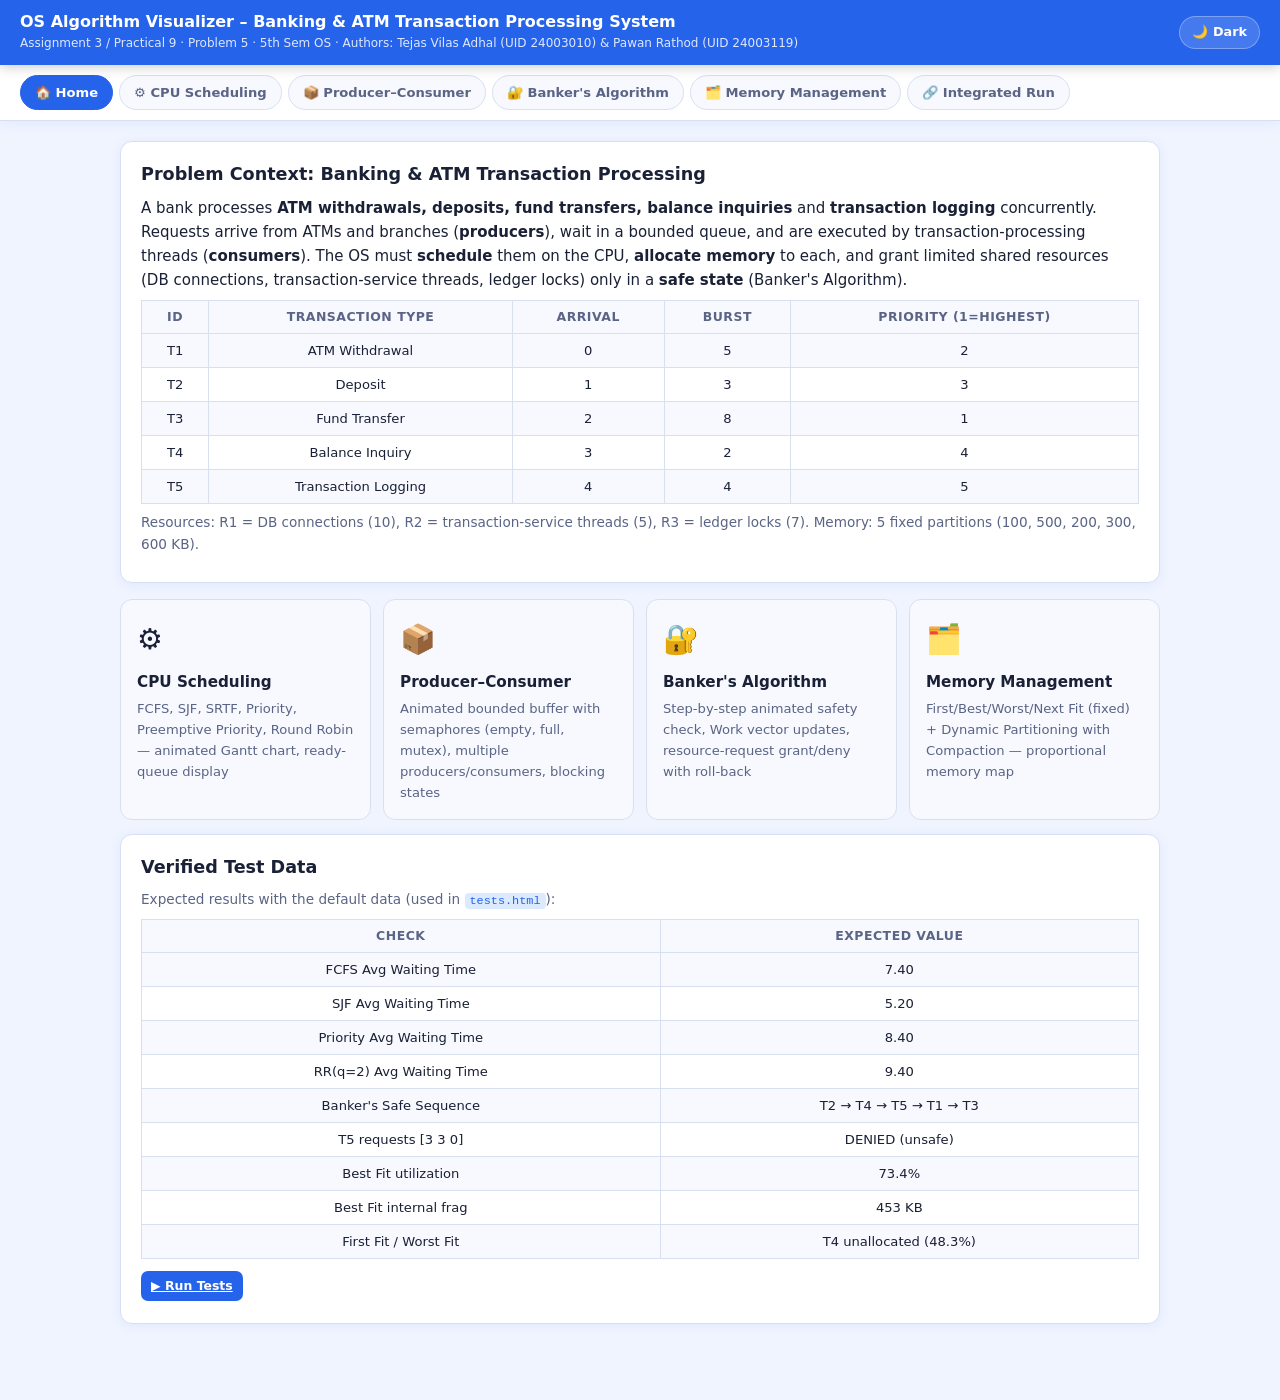
<file: index.html>
<!DOCTYPE html>
<html lang="en" data-theme="light">
<head>
  <meta charset="utf-8">
  <meta name="viewport" content="width=device-width, initial-scale=1">
  <title>OS Algorithm Visualizer – Banking &amp; ATM System</title>
  <meta name="description" content="OS Algorithm Visualizer for Banking & ATM Transaction Processing – CPU Scheduling, Producer–Consumer, Banker's Algorithm, Memory Management">
  <link rel="stylesheet" href="style.css">
</head>
<body>

<!-- ======================================================
     APP HEADER
     ====================================================== -->
<header id="app-header" role="banner">
  <div style="flex:1">
    <h1>OS Algorithm Visualizer – Banking &amp; ATM Transaction Processing System</h1>
    <div class="subtitle">
      Assignment 3 / Practical 9 · Problem 5 · 5th Sem OS ·
      Authors: Tejas Vilas Adhal (UID 24003010) &amp; Pawan Rathod (UID 24003119)
    </div>
  </div>
  <button id="theme-toggle" aria-label="Toggle dark/light theme">🌙 Dark</button>
</header>

<!-- ======================================================
     NAVIGATION
     ====================================================== -->
<nav id="main-nav" role="navigation" aria-label="Module navigation"></nav>

<!-- ======================================================
     MAIN CONTENT
     ====================================================== -->
<main role="main">

  <!-- ========== HOME TAB ========== -->
  <section data-tab="home">
    <div class="card">
      <h2>Problem Context: Banking &amp; ATM Transaction Processing</h2>
      <p>
        A bank processes <strong>ATM withdrawals, deposits, fund transfers, balance inquiries</strong>
        and <strong>transaction logging</strong> concurrently. Requests arrive from ATMs and branches
        (<b>producers</b>), wait in a bounded queue, and are executed by transaction-processing threads
        (<b>consumers</b>). The OS must <b>schedule</b> them on the CPU,
        <b>allocate memory</b> to each, and grant limited shared resources
        (DB connections, transaction-service threads, ledger locks) only in a
        <b>safe state</b> (Banker's Algorithm).
      </p>

      <table>
        <tr>
          <th>ID</th><th>Transaction Type</th><th>Arrival</th><th>Burst</th>
          <th>Priority (1=highest)</th>
        </tr>
        <tr><td>T1</td><td>ATM Withdrawal</td>   <td>0</td><td>5</td><td>2</td></tr>
        <tr><td>T2</td><td>Deposit</td>           <td>1</td><td>3</td><td>3</td></tr>
        <tr><td>T3</td><td>Fund Transfer</td>     <td>2</td><td>8</td><td>1</td></tr>
        <tr><td>T4</td><td>Balance Inquiry</td>   <td>3</td><td>2</td><td>4</td></tr>
        <tr><td>T5</td><td>Transaction Logging</td><td>4</td><td>4</td><td>5</td></tr>
      </table>

      <p class="muted mt8">
        Resources: R1 = DB connections (10), R2 = transaction-service threads (5),
        R3 = ledger locks (7). Memory: 5 fixed partitions (100, 500, 200, 300, 600 KB).
      </p>
    </div>

    <div class="home-grid">
      <div class="module-card" data-goto="cpu" role="button" tabindex="0" aria-label="Go to CPU Scheduling module">
        <div class="module-icon">⚙️</div>
        <h3>CPU Scheduling</h3>
        <p>FCFS, SJF, SRTF, Priority, Preemptive Priority, Round Robin — animated Gantt chart, ready-queue display</p>
      </div>
      <div class="module-card" data-goto="pc" role="button" tabindex="0" aria-label="Go to Producer-Consumer module">
        <div class="module-icon">📦</div>
        <h3>Producer–Consumer</h3>
        <p>Animated bounded buffer with semaphores (empty, full, mutex), multiple producers/consumers, blocking states</p>
      </div>
      <div class="module-card" data-goto="bank" role="button" tabindex="0" aria-label="Go to Banker's Algorithm module">
        <div class="module-icon">🔐</div>
        <h3>Banker's Algorithm</h3>
        <p>Step-by-step animated safety check, Work vector updates, resource-request grant/deny with roll-back</p>
      </div>
      <div class="module-card" data-goto="mem" role="button" tabindex="0" aria-label="Go to Memory Management module">
        <div class="module-icon">🗂️</div>
        <h3>Memory Management</h3>
        <p>First/Best/Worst/Next Fit (fixed) + Dynamic Partitioning with Compaction — proportional memory map</p>
      </div>
    </div>

    <div class="card">
      <h2>Verified Test Data</h2>
      <p class="muted">Expected results with the default data (used in <code>tests.html</code>):</p>
      <table>
        <tr><th>Check</th><th>Expected Value</th></tr>
        <tr><td>FCFS Avg Waiting Time</td>    <td>7.40</td></tr>
        <tr><td>SJF Avg Waiting Time</td>     <td>5.20</td></tr>
        <tr><td>Priority Avg Waiting Time</td><td>8.40</td></tr>
        <tr><td>RR(q=2) Avg Waiting Time</td> <td>9.40</td></tr>
        <tr><td>Banker's Safe Sequence</td>   <td>T2 → T4 → T5 → T1 → T3</td></tr>
        <tr><td>T5 requests [3 3 0]</td>      <td>DENIED (unsafe)</td></tr>
        <tr><td>Best Fit utilization</td>     <td>73.4%</td></tr>
        <tr><td>Best Fit internal frag</td>   <td>453 KB</td></tr>
        <tr><td>First Fit / Worst Fit</td>    <td>T4 unallocated (48.3%)</td></tr>
      </table>
      <div class="mt8">
        <a href="tests.html" class="btn small">▶ Run Tests</a>
      </div>
    </div>
  </section>

  <!-- ========== CPU SCHEDULING TAB ========== -->
  <section data-tab="cpu">
    <div class="card">
      <h2>⚙️ CPU Scheduling</h2>
      <p class="muted">
        Each row: <code>ID, arrival, burst, priority</code>.
        Waiting time = Turnaround − Burst; Turnaround = Completion − Arrival.
      </p>

      <div class="field-group">
        <label for="cpuIn">Transactions (ID, arrival, burst, priority)</label>
        <textarea id="cpuIn" aria-label="Transaction data" rows="6">T1,0,5,2
T2,1,3,3
T3,2,8,1
T4,3,2,4
T5,4,4,5</textarea>
      </div>

      <div class="row">
        <div>
          <label for="cpuAlgo">Algorithm</label>
          <select id="cpuAlgo" aria-label="Scheduling algorithm">
            <option value="FCFS">FCFS – First-Come First-Served</option>
            <option value="SJF">SJF – Shortest Job First (non-preemptive)</option>
            <option value="SRTF">SRTF – Shortest Remaining Time (preemptive SJF)</option>
            <option value="PRIORITY">Priority – Non-Preemptive</option>
            <option value="PRIORITY_PRE">Priority – Preemptive</option>
            <option value="RR">Round Robin</option>
          </select>
        </div>
        <div>
          <label for="cpuQ">Time Quantum (Round Robin)</label>
          <input id="cpuQ" type="number" value="2" min="1" max="20" aria-label="Time quantum">
        </div>
      </div>

      <div class="flex-row">
        <button class="btn" onclick="runCPU()" aria-label="Run scheduling algorithm">▶ Run</button>
        <button class="btn secondary" onclick="compareCPU()" aria-label="Compare all algorithms">⚖ Compare All</button>
      </div>

      <div id="cpuOut" class="mt8" aria-live="polite"></div>
    </div>
  </section>

  <!-- ========== PRODUCER-CONSUMER TAB ========== -->
  <section data-tab="pc">
    <div class="card">
      <h2>📦 Producer–Consumer (Bounded Buffer)</h2>
      <p class="muted">
        Producers = ATM / Branch requests. Consumers = transaction-processing threads.
        Semaphores: <code>empty = N</code>, <code>full = 0</code>, <code>mutex = 1</code>.
      </p>

      <div class="row-3">
        <div>
          <label for="pcBufSize">Buffer Size (N)</label>
          <input id="pcBufSize" type="number" value="4" min="1" max="10" aria-label="Buffer size">
        </div>
        <div>
          <label for="pcNumProd">Number of Producers</label>
          <input id="pcNumProd" type="number" value="2" min="1" max="4" aria-label="Number of producers">
        </div>
        <div>
          <label for="pcNumCons">Number of Consumers</label>
          <input id="pcNumCons" type="number" value="2" min="1" max="4" aria-label="Number of consumers">
        </div>
      </div>

      <div class="pc-controls-row">
        <button class="btn" onclick="pcProduce(0)" aria-label="Produce one item">+ Produce</button>
        <button class="btn" onclick="pcConsume(0)" aria-label="Consume one item">− Consume</button>
        <button class="btn secondary" id="pcAutoBtn" onclick="pcToggleAuto()" aria-label="Toggle auto mode">▶ Auto</button>
        <button class="btn secondary" onclick="pcReset()" aria-label="Reset buffer">↺ Reset</button>
        <label for="pcSpeed">Speed (ms):</label>
        <input id="pcSpeed" type="range" min="200" max="2000" value="700" style="width:100px" aria-label="Auto speed">
        <button class="btn small secondary" onclick="exportPC()" aria-label="Export log">⬇ Export Log</button>
      </div>

      <div id="pcLayout" aria-live="polite"></div>

      <h3>Event Log</h3>
      <div class="log" id="pcLog" aria-live="polite" aria-label="Producer-Consumer event log"></div>
    </div>
  </section>

  <!-- ========== BANKER'S ALGORITHM TAB ========== -->
  <section data-tab="bank">
    <div class="card">
      <h2>🔐 Deadlock Avoidance – Banker's Algorithm</h2>
      <p class="muted">
        Resources: R1 = DB connections (10), R2 = transaction-service threads (5),
        R3 = ledger locks (7). Processes = T1–T5 (banking transactions).
      </p>

      <div class="row-3">
        <div>
          <label for="bAlloc">Allocation Matrix</label>
          <textarea class="matrix-input" id="bAlloc" aria-label="Allocation matrix" rows="5">0 1 0
2 0 0
3 0 2
2 1 1
0 0 2</textarea>
        </div>
        <div>
          <label for="bMax">Maximum Matrix</label>
          <textarea class="matrix-input" id="bMax" aria-label="Maximum matrix" rows="5">7 5 3
3 2 2
9 0 2
2 2 2
4 3 3</textarea>
        </div>
        <div>
          <label for="bAvail">Available Vector</label>
          <textarea class="matrix-input" id="bAvail" aria-label="Available vector" rows="2">3 3 2</textarea>
        </div>
      </div>

      <div class="flex-row">
        <button class="btn" onclick="doBankerCheck()" aria-label="Run Banker's safety check">🔍 Check Safety</button>
      </div>

      <div id="bOut" class="mt8" aria-live="polite"></div>

      <hr class="divider">

      <h3>Resource Request Test</h3>
      <p class="muted">
        Try <strong>T5 requesting [3 3 0]</strong> (should be <span class="no-text">DENIED</span> – unsafe)
        and <strong>T2 requesting [1 0 2]</strong> (should be <span class="ok-text">GRANTED</span>).
      </p>

      <div class="row">
        <div>
          <label for="rProcIdx">Process # (1-based)</label>
          <input id="rProcIdx" type="number" value="5" min="1" aria-label="Process number">
        </div>
        <div>
          <label for="rRequest">Request Vector (space-separated)</label>
          <input id="rRequest" value="3 3 0" aria-label="Resource request vector">
        </div>
      </div>

      <button class="btn secondary" onclick="doResourceRequest()" aria-label="Submit resource request">📤 Submit Request</button>
      <div id="bRequestOut" class="mt8" aria-live="polite"></div>
    </div>
  </section>

  <!-- ========== MEMORY MANAGEMENT TAB ========== -->
  <section data-tab="mem">
    <div class="card">
      <h2>🗂️ Memory Management</h2>
      <p class="muted">Sizes in KB. Hatched area = fragmentation. Red hatching = external fragmentation.</p>

      <div class="row">
        <div>
          <label for="mPartitions">Free Partitions (comma-separated KB)</label>
          <input id="mPartitions" value="100,500,200,300,600" aria-label="Partition sizes">
        </div>
        <div>
          <label for="mRequests">Transaction Memory Requests (comma-separated KB)</label>
          <input id="mRequests" value="212,417,112,426,80" aria-label="Memory requests">
        </div>
        <div>
          <label for="mAlgo">Algorithm</label>
          <select id="mAlgo" aria-label="Memory allocation algorithm">
            <option value="first">First Fit</option>
            <option value="best" selected>Best Fit</option>
            <option value="worst">Worst Fit</option>
            <option value="next">Next Fit</option>
            <option value="dynamic">Dynamic (Variable) Partitioning</option>
          </select>
        </div>
      </div>

      <div class="flex-row">
        <button class="btn" onclick="runMemory()" aria-label="Allocate memory">📋 Allocate</button>
        <button class="btn secondary" onclick="compareMemory()" aria-label="Compare all fixed algorithms">⚖ Compare Fixed Algorithms</button>
      </div>

      <div class="flex-row mt8">
        <label for="mFreeProc" style="margin:0">Free process T#:</label>
        <input id="mFreeProc" type="number" value="1" min="1" style="width:60px" aria-label="Process to free">
        <button class="btn small secondary" onclick="freeProcess()" aria-label="Free a process from memory">🗑 Free</button>
      </div>

      <div id="mOut" class="mt8" aria-live="polite"></div>
    </div>
  </section>

  <!-- ========== INTEGRATED RUN TAB ========== -->
  <section data-tab="all">
    <div class="card">
      <h2>🔗 Integrated Pipeline</h2>
      <p class="muted">
        End-to-end animated pipeline: request arrives → buffer → scheduler →
        Banker's safety check → memory allocation → completion → release.
        Uses the default data from each module tab.
      </p>
      <div class="flex-row">
        <button class="btn" onclick="runIntegrated()" aria-label="Run integrated scenario">▶ Run Integrated Scenario</button>
      </div>
      <div id="intOut" class="mt8" aria-live="polite"></div>
    </div>
  </section>

</main>

<script src="script.js"></script>
</body>
</html>
</file>
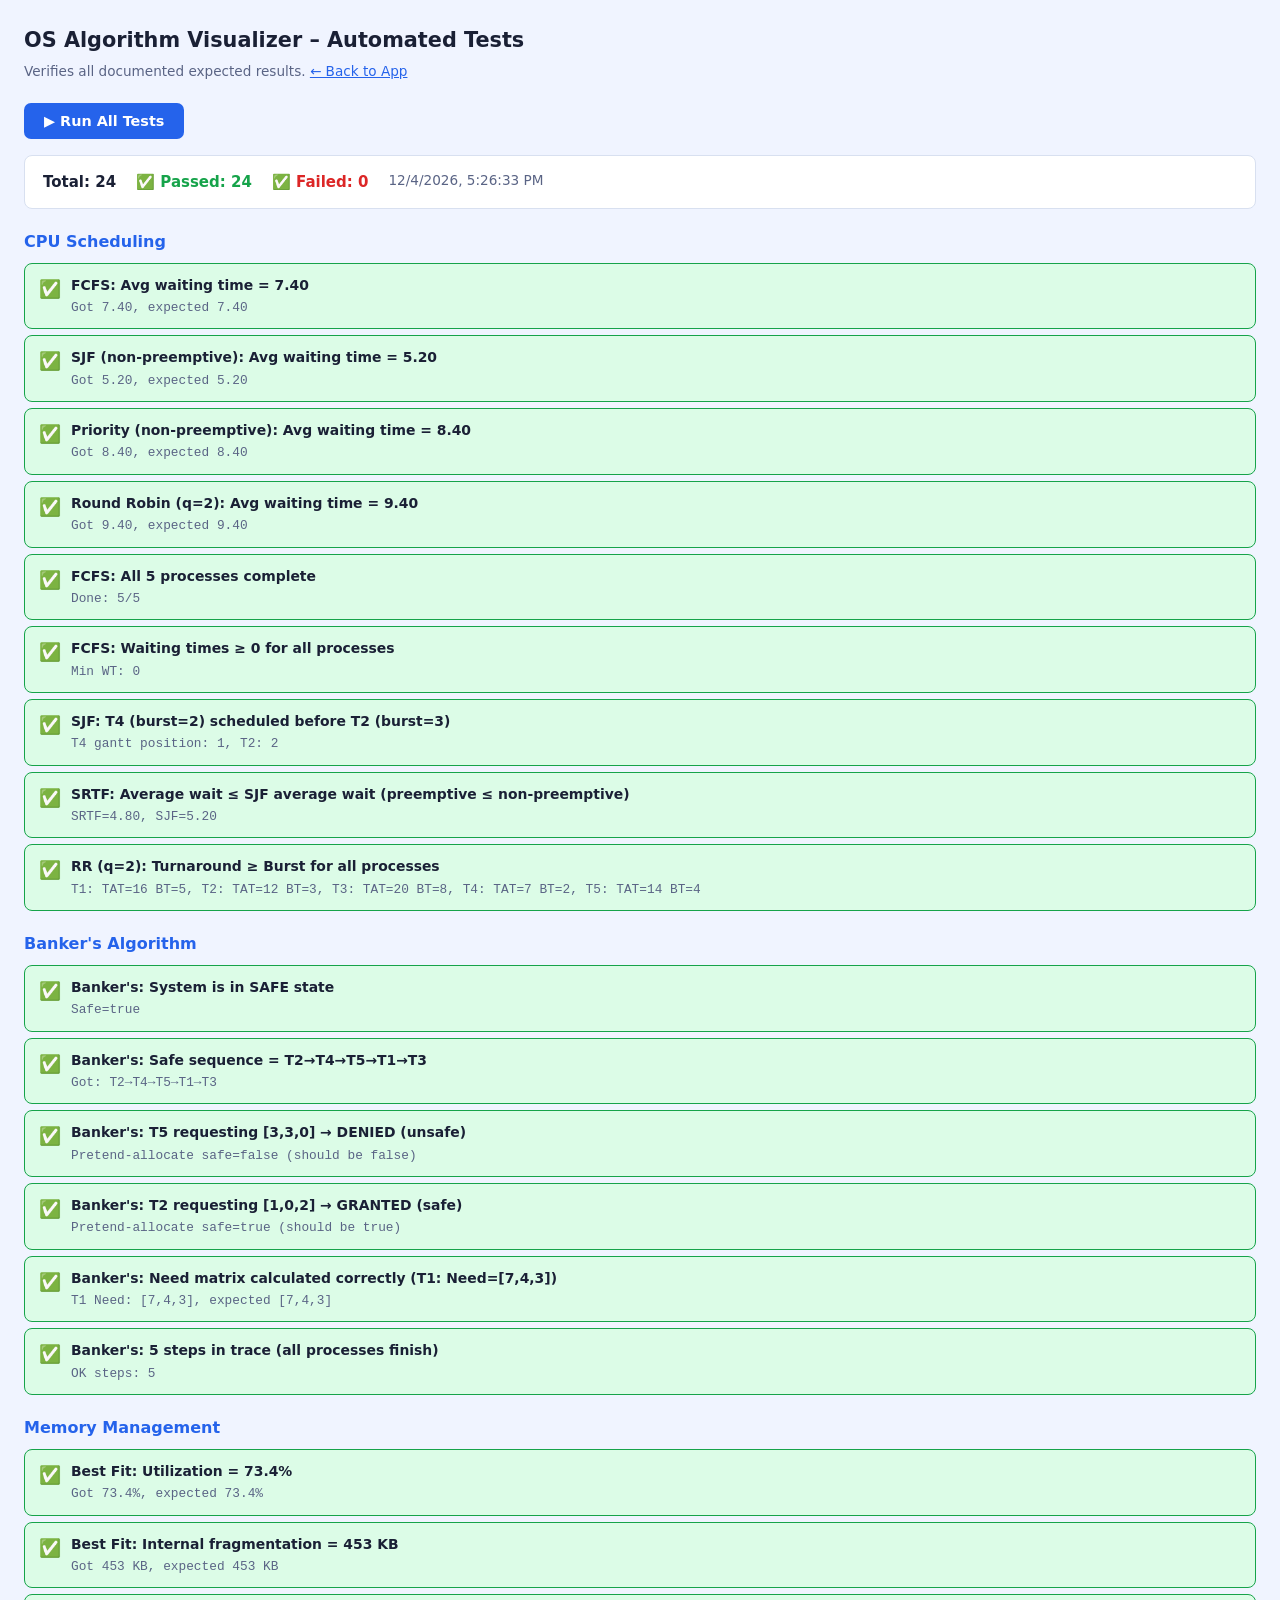
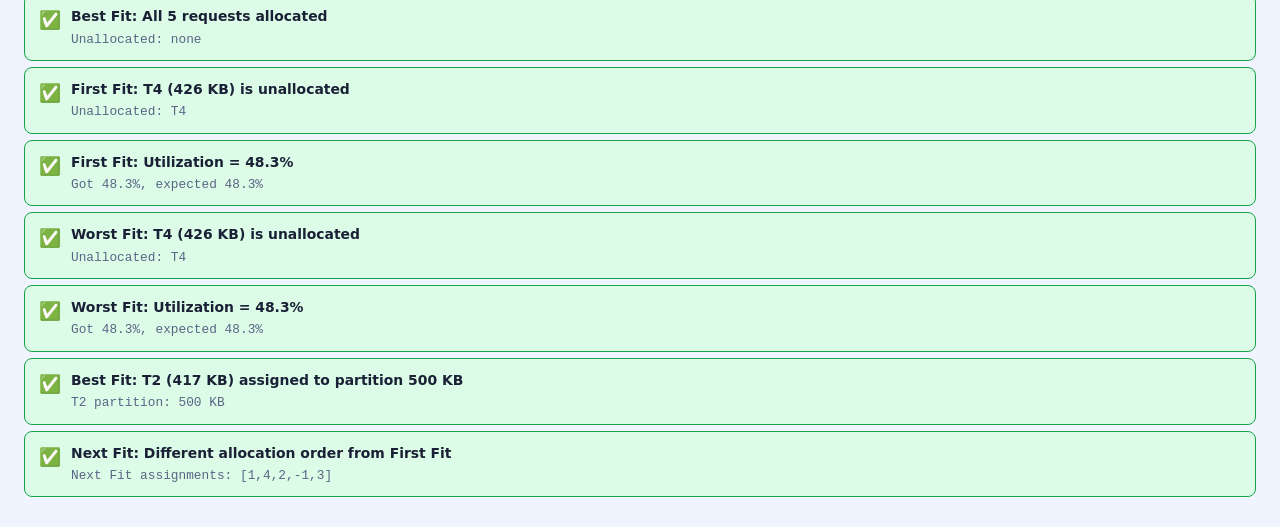
<file: tests.html>
<!DOCTYPE html>
<html lang="en">
<head>
  <meta charset="utf-8">
  <meta name="viewport" content="width=device-width, initial-scale=1">
  <title>Tests – OS Algorithm Visualizer</title>
  <style>
    :root { --ok: #16a34a; --no: #dc2626; --warn: #d97706; --bg: #f0f4ff; --surface: #fff; --border: #d8e0f0; }
    * { box-sizing: border-box; margin: 0; padding: 0; }
    body { font: 15px/1.6 system-ui, sans-serif; background: var(--bg); color: #1a2035; padding: 24px; }
    h1 { font-size: 1.3rem; margin-bottom: 4px; }
    h2 { font-size: 1rem; margin: 20px 0 8px; color: #2563eb; }
    .subtitle { color: #5a6485; font-size: .85rem; margin-bottom: 20px; }
    .test {
      display: flex; align-items: flex-start; gap: 10px;
      background: var(--surface); border: 1.5px solid var(--border);
      border-radius: 8px; padding: 10px 14px; margin: 6px 0; font-size: .87rem;
    }
    .test.pass { border-color: var(--ok); background: #dcfce7; }
    .test.fail { border-color: var(--no); background: #fee2e2; }
    .icon { font-size: 1.1rem; flex-shrink: 0; margin-top: 1px; }
    .test-name { font-weight: 700; }
    .test-detail { color: #5a6485; font-size: .8rem; margin-top: 2px; font-family: monospace; }
    .summary {
      background: var(--surface); border: 1.5px solid var(--border);
      border-radius: 8px; padding: 14px 18px; margin-bottom: 20px;
      display: flex; gap: 20px; flex-wrap: wrap; font-weight: 700;
    }
    .summary .pass-count { color: var(--ok); }
    .summary .fail-count { color: var(--no); }
    .run-btn {
      background: #2563eb; color: #fff; border: 0; border-radius: 7px;
      padding: 10px 20px; font: 600 .9rem system-ui; cursor: pointer; margin-bottom: 16px;
    }
    .run-btn:hover { background: #1d4ed8; }
    a { color: #2563eb; }
    code { background: #dbeafe; color: #2563eb; padding: 1px 5px; border-radius: 4px; font-size: .84em; }
  </style>
</head>
<body>

<h1>OS Algorithm Visualizer – Automated Tests</h1>
<p class="subtitle">
  Verifies all documented expected results.
  <a href="index.html">← Back to App</a>
</p>

<button class="run-btn" onclick="runAllTests()">▶ Run All Tests</button>

<div id="summary" class="summary" style="display:none"></div>

<h2>CPU Scheduling</h2>
<div id="cpu-tests"></div>

<h2>Banker's Algorithm</h2>
<div id="bank-tests"></div>

<h2>Memory Management</h2>
<div id="mem-tests"></div>

<script>
/* ============ COPY OF CORE ALGORITHMS (no DOM dependency) ============ */

function schedule(procs0, algo, quantum) {
  const P = procs0.map(p => ({ ...p, rem: p.bt, ct: null }));
  const gantt = [];
  let t = 0, done = 0;
  const push = (id, s, e, idx) => {
    const last = gantt[gantt.length - 1];
    if (last && last.id === id && last.e === s) { last.e = e; return; }
    gantt.push({ id, s, e, idx });
  };
  if (algo === 'RR') {
    const sorted = [...P].sort((a, b) => a.at - b.at || a.idx - b.idx);
    const queue = []; let k = 0;
    const enq = () => { while (k < sorted.length && sorted[k].at <= t) queue.push(sorted[k++]); };
    enq();
    while (done < P.length) {
      if (!queue.length) { const n = sorted[k].at; push('Idle',t,n,-1); t=n; enq(); continue; }
      const p = queue.shift(), sl = Math.min(quantum, p.rem);
      push(p.id, t, t+sl, p.idx); t += sl; p.rem -= sl; enq();
      if (p.rem > 0) queue.push(p); else { p.ct = t; done++; }
    }
  } else if (algo === 'SRTF') {
    while (done < P.length) {
      const av = P.filter(p => p.ct===null && p.at<=t);
      if (!av.length) { const n=Math.min(...P.filter(p=>p.ct===null).map(p=>p.at)); push('Idle',t,n,-1); t=n; continue; }
      av.sort((a,b)=>a.rem-b.rem||a.at-b.at||a.idx-b.idx);
      const p=av[0], na=P.filter(q=>q.ct===null&&q.at>t).map(q=>q.at);
      const ne=na.length?Math.min(...na):Infinity, ru=Math.min(t+p.rem,ne);
      push(p.id,t,ru,p.idx); p.rem-=(ru-t); t=ru;
      if(p.rem===0){p.ct=t;done++;}
    }
  } else {
    while (done < P.length) {
      const av = P.filter(p => p.ct===null && p.at<=t);
      if (!av.length) { const n=Math.min(...P.filter(p=>p.ct===null).map(p=>p.at)); push('Idle',t,n,-1); t=n; continue; }
      av.sort((a,b)=>{
        if(algo==='SJF')      return a.bt-b.bt||a.at-b.at||a.idx-b.idx;
        if(algo==='PRIORITY') return a.pr-b.pr||a.at-b.at||a.idx-b.idx;
        return a.at-b.at||a.idx-b.idx;
      });
      const p=av[0]; push(p.id,t,t+p.bt,p.idx); t+=p.bt; p.ct=t; done++;
    }
  }
  P.forEach(p => { p.tat = p.ct-p.at; p.wt = p.tat-p.bt; });
  const n = P.length;
  return { gantt, P, avgWait: P.reduce((s,p)=>s+p.wt,0)/n, avgTAT: P.reduce((s,p)=>s+p.tat,0)/n };
}

function runBanker(A, M, V) {
  const n = A.length;
  const N = A.map((row,i)=>row.map((x,j)=>M[i][j]-x));
  const fin = Array(n).fill(false), seq=[], steps=[];
  let W=[...V], changed=true;
  while(seq.length<n && changed) {
    changed=false;
    for(let i=0;i<n;i++) {
      if(fin[i]) continue;
      if(N[i].every((x,j)=>x<=W[j])) {
        const wb=[...W]; W=W.map((w,j)=>w+A[i][j]);
        steps.push({proc:i,need:[...N[i]],work_before:wb,work_after:[...W],ok:true});
        fin[i]=true; seq.push(i); changed=true;
      }
    }
  }
  for(let i=0;i<n;i++) if(!fin[i]) steps.push({proc:i,need:[...N[i]],work_before:[...W],work_after:[...W],ok:false});
  return {N, safe:seq.length===n, seq, steps};
}

function allocateMemory(partitions0, requests, algo) {
  const parts = partitions0.map((size,i)=>({size,occupant:-1,id:i}));
  const assignments = Array(requests.length).fill(-1);
  let lastFit = 0;
  requests.forEach((req,ri)=>{
    let best=-1, startIdx=(algo==='next'?lastFit:0);
    for(let iter=0;iter<parts.length;iter++) {
      const j=(startIdx+iter)%parts.length, p=parts[j];
      if(p.occupant>=0||p.size<req) continue;
      if(algo==='first'||algo==='next'){best=j;lastFit=(j+1)%parts.length;break;}
      if(algo==='best'){if(best<0||p.size<parts[best].size)best=j;}
      else{if(best<0||p.size>parts[best].size)best=j;}
    }
    if(best>=0){assignments[ri]=best;parts[best].occupant=ri;}
  });
  const totalMem=parts.reduce((s,p)=>s+p.size,0);
  const totalUsed=requests.filter((_,i)=>assignments[i]>=0).reduce((s,r)=>s+r,0);
  const internalFrag=assignments.reduce((s,pi,ri)=>pi>=0?s+parts[pi].size-requests[ri]:s,0);
  const unallocated=requests.map((_,i)=>i).filter(i=>assignments[i]<0);
  return {parts,assignments,totalMem,totalUsed,internalFrag,utilization:totalMem>0?totalUsed/totalMem:0,unallocated};
}

/* ============ TEST FRAMEWORK ============ */

const DEFAULT_PROCS = [
  {id:'T1',at:0,bt:5,pr:2,idx:0},
  {id:'T2',at:1,bt:3,pr:3,idx:1},
  {id:'T3',at:2,bt:8,pr:1,idx:2},
  {id:'T4',at:3,bt:2,pr:4,idx:3},
  {id:'T5',at:4,bt:4,pr:5,idx:4}
];

const DEFAULT_A = [[0,1,0],[2,0,0],[3,0,2],[2,1,1],[0,0,2]];
const DEFAULT_M = [[7,5,3],[3,2,2],[9,0,2],[2,2,2],[4,3,3]];
const DEFAULT_V = [3,3,2];
const DEFAULT_PARTS = [100,500,200,300,600];
const DEFAULT_REQS  = [212,417,112,426,80];

const results = { pass: 0, fail: 0, tests: [] };

function test(name, fn, container) {
  let passed = false, detail = '';
  try {
    const result = fn();
    passed = result === true || (typeof result === 'object' && result.ok === true);
    detail = (typeof result === 'object' && result.detail) ? result.detail : '';
  } catch(e) {
    passed = false;
    detail = 'Exception: ' + e.message;
  }
  if (passed) results.pass++; else results.fail++;
  results.tests.push({ name, passed, detail });

  const div = document.createElement('div');
  div.className = 'test ' + (passed ? 'pass' : 'fail');
  div.innerHTML = `
    <span class="icon">${passed ? '✅' : '❌'}</span>
    <div>
      <div class="test-name">${name}</div>
      ${detail ? `<div class="test-detail">${detail}</div>` : ''}
    </div>`;
  document.getElementById(container).appendChild(div);
}

function near(a, b, eps = 0.01) { return Math.abs(a - b) < eps; }

function runAllTests() {
  // Clear previous results
  results.pass = 0; results.fail = 0; results.tests = [];
  ['cpu-tests','bank-tests','mem-tests'].forEach(id => document.getElementById(id).innerHTML = '');

  /* ---- CPU SCHEDULING ---- */
  test('FCFS: Avg waiting time = 7.40', () => {
    const r = schedule(DEFAULT_PROCS, 'FCFS', 2);
    return { ok: near(r.avgWait, 7.40), detail: `Got ${r.avgWait.toFixed(2)}, expected 7.40` };
  }, 'cpu-tests');

  test('SJF (non-preemptive): Avg waiting time = 5.20', () => {
    const r = schedule(DEFAULT_PROCS, 'SJF', 2);
    return { ok: near(r.avgWait, 5.20), detail: `Got ${r.avgWait.toFixed(2)}, expected 5.20` };
  }, 'cpu-tests');

  test('Priority (non-preemptive): Avg waiting time = 8.40', () => {
    const r = schedule(DEFAULT_PROCS, 'PRIORITY', 2);
    return { ok: near(r.avgWait, 8.40), detail: `Got ${r.avgWait.toFixed(2)}, expected 8.40` };
  }, 'cpu-tests');

  test('Round Robin (q=2): Avg waiting time = 9.40', () => {
    const r = schedule(DEFAULT_PROCS, 'RR', 2);
    return { ok: near(r.avgWait, 9.40), detail: `Got ${r.avgWait.toFixed(2)}, expected 9.40` };
  }, 'cpu-tests');

  test('FCFS: All 5 processes complete', () => {
    const r = schedule(DEFAULT_PROCS, 'FCFS', 2);
    const allDone = r.P.every(p => p.ct !== null);
    return { ok: allDone, detail: `Done: ${r.P.filter(p=>p.ct!==null).length}/5` };
  }, 'cpu-tests');

  test('FCFS: Waiting times ≥ 0 for all processes', () => {
    const r = schedule(DEFAULT_PROCS, 'FCFS', 2);
    const ok = r.P.every(p => p.wt >= 0);
    return { ok, detail: `Min WT: ${Math.min(...r.P.map(p=>p.wt))}` };
  }, 'cpu-tests');

  test('SJF: T4 (burst=2) scheduled before T2 (burst=3)', () => {
    const r = schedule(DEFAULT_PROCS, 'SJF', 2);
    const t4 = r.P.find(p => p.id === 'T4'), t2 = r.P.find(p => p.id === 'T2');
    const ganttT4 = r.gantt.findIndex(b => b.id === 'T4');
    const ganttT2 = r.gantt.findIndex(b => b.id === 'T2');
    return { ok: ganttT4 < ganttT2, detail: `T4 gantt position: ${ganttT4}, T2: ${ganttT2}` };
  }, 'cpu-tests');

  test('SRTF: Average wait ≤ SJF average wait (preemptive ≤ non-preemptive)', () => {
    const srtf = schedule(DEFAULT_PROCS, 'SRTF', 2);
    const sjf  = schedule(DEFAULT_PROCS, 'SJF',  2);
    return { ok: srtf.avgWait <= sjf.avgWait + 0.01, detail: `SRTF=${srtf.avgWait.toFixed(2)}, SJF=${sjf.avgWait.toFixed(2)}` };
  }, 'cpu-tests');

  test('RR (q=2): Turnaround ≥ Burst for all processes', () => {
    const r = schedule(DEFAULT_PROCS, 'RR', 2);
    const ok = r.P.every(p => p.tat >= p.bt);
    return { ok, detail: r.P.map(p=>`${p.id}: TAT=${p.tat} BT=${p.bt}`).join(', ') };
  }, 'cpu-tests');

  /* ---- BANKER'S ALGORITHM ---- */
  test("Banker's: System is in SAFE state", () => {
    const r = runBanker(DEFAULT_A, DEFAULT_M, DEFAULT_V);
    return { ok: r.safe, detail: `Safe=${r.safe}` };
  }, 'bank-tests');

  test("Banker's: Safe sequence = T2→T4→T5→T1→T3", () => {
    const r = runBanker(DEFAULT_A, DEFAULT_M, DEFAULT_V);
    const seq = r.seq.map(i => 'T'+(i+1)).join('→');
    return { ok: seq === 'T2→T4→T5→T1→T3', detail: `Got: ${seq}` };
  }, 'bank-tests');

  test("Banker's: T5 requesting [3,3,0] → DENIED (unsafe)", () => {
    const R = [3,3,0], pIdx = 4;
    const rBase = runBanker(DEFAULT_A, DEFAULT_M, DEFAULT_V);
    const need = rBase.N[pIdx];
    // R ≤ need and R ≤ V, so try pretend-allocate
    const exceedsNeed = R.some((x,j) => x > need[j]);
    const exceedsAvail = R.some((x,j) => x > DEFAULT_V[j]);
    if (exceedsNeed || exceedsAvail) {
      return { ok: true, detail: `Denied at step 1: exceedsNeed=${exceedsNeed}, exceedsAvail=${exceedsAvail}` };
    }
    const A2 = DEFAULT_A.map(r => [...r]);
    const V2 = DEFAULT_V.map((v,j) => v - R[j]);
    A2[pIdx] = A2[pIdx].map((x,j) => x + R[j]);
    const r2 = runBanker(A2, DEFAULT_M, V2);
    return { ok: !r2.safe, detail: `Pretend-allocate safe=${r2.safe} (should be false)` };
  }, 'bank-tests');

  test("Banker's: T2 requesting [1,0,2] → GRANTED (safe)", () => {
    const R = [1,0,2], pIdx = 1;
    const rBase = runBanker(DEFAULT_A, DEFAULT_M, DEFAULT_V);
    const need = rBase.N[pIdx];
    const exceedsNeed = R.some((x,j) => x > need[j]);
    const exceedsAvail = R.some((x,j) => x > DEFAULT_V[j]);
    if (exceedsNeed || exceedsAvail) return { ok: false, detail: 'Request would be denied at step 1 (unexpected)' };
    const A2 = DEFAULT_A.map(r => [...r]);
    const V2 = DEFAULT_V.map((v,j) => v - R[j]);
    A2[pIdx] = A2[pIdx].map((x,j) => x + R[j]);
    const r2 = runBanker(A2, DEFAULT_M, V2);
    return { ok: r2.safe, detail: `Pretend-allocate safe=${r2.safe} (should be true)` };
  }, 'bank-tests');

  test("Banker's: Need matrix calculated correctly (T1: Need=[7,4,3])", () => {
    const r = runBanker(DEFAULT_A, DEFAULT_M, DEFAULT_V);
    const n = r.N[0]; // T1
    return { ok: n[0]===7 && n[1]===4 && n[2]===3, detail: `T1 Need: [${n}], expected [7,4,3]` };
  }, 'bank-tests');

  test("Banker's: 5 steps in trace (all processes finish)", () => {
    const r = runBanker(DEFAULT_A, DEFAULT_M, DEFAULT_V);
    return { ok: r.steps.filter(s=>s.ok).length === 5, detail: `OK steps: ${r.steps.filter(s=>s.ok).length}` };
  }, 'bank-tests');

  /* ---- MEMORY MANAGEMENT ---- */
  test('Best Fit: Utilization = 73.4%', () => {
    const r = allocateMemory(DEFAULT_PARTS, DEFAULT_REQS, 'best');
    const pct = (r.utilization * 100).toFixed(1);
    return { ok: pct === '73.4', detail: `Got ${pct}%, expected 73.4%` };
  }, 'mem-tests');

  test('Best Fit: Internal fragmentation = 453 KB', () => {
    const r = allocateMemory(DEFAULT_PARTS, DEFAULT_REQS, 'best');
    return { ok: r.internalFrag === 453, detail: `Got ${r.internalFrag} KB, expected 453 KB` };
  }, 'mem-tests');

  test('Best Fit: All 5 requests allocated', () => {
    const r = allocateMemory(DEFAULT_PARTS, DEFAULT_REQS, 'best');
    return { ok: r.unallocated.length === 0, detail: `Unallocated: ${r.unallocated.map(i=>'T'+(i+1)).join(', ')||'none'}` };
  }, 'mem-tests');

  test('First Fit: T4 (426 KB) is unallocated', () => {
    const r = allocateMemory(DEFAULT_PARTS, DEFAULT_REQS, 'first');
    return { ok: r.unallocated.includes(3), detail: `Unallocated: ${r.unallocated.map(i=>'T'+(i+1)).join(', ')}` };
  }, 'mem-tests');

  test('First Fit: Utilization = 48.3%', () => {
    const r = allocateMemory(DEFAULT_PARTS, DEFAULT_REQS, 'first');
    const pct = (r.utilization * 100).toFixed(1);
    return { ok: pct === '48.3', detail: `Got ${pct}%, expected 48.3%` };
  }, 'mem-tests');

  test('Worst Fit: T4 (426 KB) is unallocated', () => {
    const r = allocateMemory(DEFAULT_PARTS, DEFAULT_REQS, 'worst');
    return { ok: r.unallocated.includes(3), detail: `Unallocated: ${r.unallocated.map(i=>'T'+(i+1)).join(', ')}` };
  }, 'mem-tests');

  test('Worst Fit: Utilization = 48.3%', () => {
    const r = allocateMemory(DEFAULT_PARTS, DEFAULT_REQS, 'worst');
    const pct = (r.utilization * 100).toFixed(1);
    return { ok: pct === '48.3', detail: `Got ${pct}%, expected 48.3%` };
  }, 'mem-tests');

  test('Best Fit: T2 (417 KB) assigned to partition 500 KB', () => {
    const r = allocateMemory(DEFAULT_PARTS, DEFAULT_REQS, 'best');
    const pi = r.assignments[1]; // T2
    return { ok: pi >= 0 && r.parts[pi].size === 500, detail: `T2 partition: ${pi >= 0 ? r.parts[pi].size + ' KB' : 'not allocated'}` };
  }, 'mem-tests');

  test('Next Fit: Different allocation order from First Fit', () => {
    const ff = allocateMemory(DEFAULT_PARTS, DEFAULT_REQS, 'first');
    const nf = allocateMemory(DEFAULT_PARTS, DEFAULT_REQS, 'next');
    // Just check it runs without error
    return { ok: Array.isArray(nf.assignments), detail: `Next Fit assignments: [${nf.assignments}]` };
  }, 'mem-tests');

  /* ---- Show Summary ---- */
  const sum = document.getElementById('summary');
  sum.style.display = 'flex';
  sum.innerHTML = `
    <span>Total: <b>${results.pass + results.fail}</b></span>
    <span class="pass-count">✅ Passed: ${results.pass}</span>
    <span class="fail-count">${results.fail > 0 ? '❌' : '✅'} Failed: ${results.fail}</span>
    <span style="color:#5a6485;font-weight:400;font-size:.85rem">${new Date().toLocaleString()}</span>`;

  // Console summary
  console.group('OS Algorithm Visualizer – Test Results');
  results.tests.forEach(t => {
    console[t.passed ? 'log' : 'error'](`${t.passed ? '✅' : '❌'} ${t.name}${t.detail ? ' | ' + t.detail : ''}`);
  });
  console.log(`Total: ${results.pass + results.fail} | Pass: ${results.pass} | Fail: ${results.fail}`);
  console.groupEnd();
}

// Auto-run on load
window.addEventListener('DOMContentLoaded', runAllTests);
</script>
</body>
</html>
</file>
<file: style.css>
/* ============================================================
   OS Algorithm Visualizer – Banking & ATM System
   style.css  |  Authors: Tejas Vilas Adhal (UID 24003010) & Pawan Rathod (UID 24003119)
   ============================================================ */

/* ---------- CSS Custom Properties (Theme) ---------- */
:root {
  --bg: #f0f4ff;
  --surface: #ffffff;
  --surface2: #f7f9ff;
  --border: #d8e0f0;
  --text: #1a2035;
  --text-muted: #5a6485;
  --accent: #2563eb;
  --accent-light: #dbeafe;
  --accent-hover: #1d4ed8;
  --ok: #16a34a;
  --ok-bg: #dcfce7;
  --no: #dc2626;
  --no-bg: #fee2e2;
  --warn: #d97706;
  --warn-bg: #fef3c7;
  --shadow: 0 2px 12px rgba(37,99,235,.08);
  --shadow-lg: 0 8px 32px rgba(37,99,235,.12);
  --radius: 12px;
  --radius-sm: 7px;
  --transition: 0.2s ease;
  --gantt-h: 48px;
  /* Transaction colors */
  --c0: #3b82f6; /* T1 Withdrawal */
  --c1: #f59e0b; /* T2 Deposit */
  --c2: #10b981; /* T3 Transfer */
  --c3: #8b5cf6; /* T4 Balance */
  --c4: #ef4444; /* T5 Logging */
  --c5: #06b6d4;
  --c6: #ec4899;
  --idle: #94a3b8;
}
[data-theme="dark"] {
  --bg: #0e1221;
  --surface: #161c2e;
  --surface2: #1c2540;
  --border: #2a3558;
  --text: #e2e8f8;
  --text-muted: #7b8ab0;
  --accent: #4f8bff;
  --accent-light: #1e2d55;
  --accent-hover: #6fa3ff;
  --ok: #4ade80;
  --ok-bg: #052e16;
  --no: #f87171;
  --no-bg: #2d0a0a;
  --warn: #fbbf24;
  --warn-bg: #2d1f00;
  --shadow: 0 2px 12px rgba(0,0,0,.3);
  --shadow-lg: 0 8px 32px rgba(0,0,0,.4);
}

/* ---------- Reset & Base ---------- */
*, *::before, *::after { box-sizing: border-box; margin: 0; padding: 0; }
html { scroll-behavior: smooth; }
body {
  font: 15px/1.6 'Segoe UI', system-ui, -apple-system, Arial, sans-serif;
  background: var(--bg);
  color: var(--text);
  transition: background var(--transition), color var(--transition);
  min-height: 100vh;
}
h1 { font-size: 1.3rem; font-weight: 700; }
h2 { font-size: 1.1rem; font-weight: 700; margin-bottom: 8px; }
h3 { font-size: .95rem; font-weight: 600; margin: 14px 0 6px; color: var(--accent); }
p  { margin-bottom: 8px; }
code { font-family: 'Cascadia Code', 'Fira Code', ui-monospace, Consolas, monospace; background: var(--accent-light); color: var(--accent); padding: 1px 5px; border-radius: 4px; font-size: .87em; }
a { color: var(--accent); }
button { cursor: pointer; font: inherit; }
input, select, textarea {
  font: 13px/1.5 'Cascadia Code', 'Fira Code', ui-monospace, Consolas, monospace;
  background: var(--surface2);
  color: var(--text);
  border: 1.5px solid var(--border);
  border-radius: var(--radius-sm);
  padding: 7px 10px;
  width: 100%;
  transition: border-color var(--transition), box-shadow var(--transition);
}
input:focus, select:focus, textarea:focus {
  outline: none;
  border-color: var(--accent);
  box-shadow: 0 0 0 3px var(--accent-light);
}
textarea { min-height: 100px; resize: vertical; }
label {
  font-size: 12px;
  font-weight: 600;
  color: var(--text-muted);
  display: block;
  margin-bottom: 4px;
  text-transform: uppercase;
  letter-spacing: .04em;
}
small { font-size: .8em; color: var(--text-muted); }

/* ---------- Layout ---------- */
#app-header {
  position: sticky;
  top: 0;
  z-index: 100;
  background: var(--accent);
  color: #fff;
  padding: 12px 20px;
  display: flex;
  align-items: center;
  gap: 12px;
  box-shadow: 0 2px 12px rgba(0,0,0,.2);
}
#app-header h1 { flex: 1; font-size: 1rem; line-height: 1.3; }
#app-header .subtitle { font-size: .75rem; opacity: .85; font-weight: 400; margin-top: 1px; }
#theme-toggle {
  background: rgba(255,255,255,.15);
  border: 1.5px solid rgba(255,255,255,.3);
  color: #fff;
  border-radius: 999px;
  padding: 5px 12px;
  font-size: .8rem;
  font-weight: 600;
  transition: background var(--transition);
  flex-shrink: 0;
}
#theme-toggle:hover { background: rgba(255,255,255,.25); }

#main-nav {
  display: flex;
  flex-wrap: wrap;
  gap: 6px;
  padding: 10px 20px;
  background: var(--surface);
  border-bottom: 1.5px solid var(--border);
  position: sticky;
  top: 55px;
  z-index: 99;
  box-shadow: var(--shadow);
}
#main-nav button {
  border: 1.5px solid var(--border);
  background: var(--surface2);
  color: var(--text-muted);
  padding: 6px 14px;
  border-radius: 999px;
  font-size: .82rem;
  font-weight: 600;
  transition: background var(--transition), color var(--transition), border-color var(--transition);
}
#main-nav button:hover { background: var(--accent-light); color: var(--accent); border-color: var(--accent); }
#main-nav button.active { background: var(--accent); color: #fff; border-color: var(--accent); }
#main-nav button:focus-visible { outline: 2px solid var(--accent); outline-offset: 2px; }

main { max-width: 1080px; margin: 0 auto; padding: 20px 20px 60px; }
section { display: none; }
section.active { display: block; }

/* ---------- Cards ---------- */
.card {
  background: var(--surface);
  border: 1.5px solid var(--border);
  border-radius: var(--radius);
  padding: 18px 20px;
  margin-bottom: 16px;
  box-shadow: var(--shadow);
  transition: box-shadow var(--transition);
}
.card:hover { box-shadow: var(--shadow-lg); }

/* ---------- Grid / Row ---------- */
.row { display: grid; grid-template-columns: repeat(auto-fit, minmax(180px, 1fr)); gap: 14px; margin-bottom: 12px; }
.row-2 { display: grid; grid-template-columns: 1fr 1fr; gap: 14px; margin-bottom: 12px; }
.row-3 { display: grid; grid-template-columns: 1fr 1fr 1fr; gap: 14px; margin-bottom: 12px; }
@media(max-width: 600px) { .row-2, .row-3 { grid-template-columns: 1fr; } }

/* ---------- Buttons ---------- */
.btn {
  display: inline-flex;
  align-items: center;
  gap: 6px;
  background: var(--accent);
  color: #fff;
  border: 0;
  border-radius: var(--radius-sm);
  padding: 8px 16px;
  font-size: .85rem;
  font-weight: 600;
  transition: background var(--transition), transform .1s;
  margin: 4px 6px 4px 0;
}
.btn:hover { background: var(--accent-hover); }
.btn:active { transform: scale(.97); }
.btn:focus-visible { outline: 2px solid var(--accent); outline-offset: 2px; }
.btn.secondary {
  background: var(--surface2);
  color: var(--text-muted);
  border: 1.5px solid var(--border);
}
.btn.secondary:hover { background: var(--border); color: var(--text); }
.btn.ok { background: var(--ok); }
.btn.no { background: var(--no); }
.btn.small { padding: 5px 10px; font-size: .78rem; }
.btn:disabled { opacity: .45; cursor: not-allowed; transform: none; }

/* ---------- Tables ---------- */
.table-wrap { overflow-x: auto; margin: 8px 0; }
table {
  border-collapse: collapse;
  width: 100%;
  font-size: .82rem;
}
th, td {
  border: 1.5px solid var(--border);
  padding: 6px 10px;
  text-align: center;
  white-space: nowrap;
}
th {
  background: var(--surface2);
  font-weight: 700;
  font-size: .78rem;
  text-transform: uppercase;
  letter-spacing: .04em;
  color: var(--text-muted);
}
tr:nth-child(even) td { background: var(--surface2); }
td.ok { color: var(--ok); font-weight: 700; }
td.no { color: var(--no); font-weight: 700; }
td.warn { color: var(--warn); font-weight: 700; }

/* ---------- Status badges ---------- */
.badge {
  display: inline-flex;
  align-items: center;
  gap: 4px;
  padding: 2px 8px;
  border-radius: 999px;
  font-size: .75rem;
  font-weight: 700;
}
.badge.ok  { background: var(--ok-bg);   color: var(--ok); }
.badge.no  { background: var(--no-bg);   color: var(--no); }
.badge.warn{ background: var(--warn-bg); color: var(--warn); }

/* ---------- Log / Console ---------- */
.log {
  font: 12px/1.7 'Cascadia Code', 'Fira Code', ui-monospace, Consolas, monospace;
  background: var(--surface2);
  border: 1.5px solid var(--border);
  border-radius: var(--radius-sm);
  padding: 10px 12px;
  max-height: 220px;
  overflow-y: auto;
  scroll-behavior: smooth;
}
.log .ok  { color: var(--ok); }
.log .no  { color: var(--no); }
.log .warn{ color: var(--warn); }
.log .info{ color: var(--accent); }

/* ---------- Gantt Chart ---------- */
.gantt-wrap { position: relative; margin: 10px 0 40px; }
.gantt {
  display: flex;
  height: var(--gantt-h);
  border-radius: var(--radius-sm);
  overflow: hidden;
  border: 1.5px solid var(--border);
}
.gantt-block {
  position: relative;
  display: flex;
  align-items: center;
  justify-content: center;
  color: #fff;
  font-size: .75rem;
  font-weight: 700;
  border-right: 2px solid rgba(255,255,255,.3);
  transition: flex-basis .3s ease;
  overflow: hidden;
  min-width: 2px;
}
.gantt-block:last-child { border-right: 0; }
.gantt-block .tick-start {
  position: absolute;
  left: 1px;
  bottom: -22px;
  font-size: .7rem;
  color: var(--text-muted);
  white-space: nowrap;
}
.gantt-block .tick-end {
  position: absolute;
  right: 1px;
  bottom: -22px;
  font-size: .7rem;
  color: var(--text-muted);
  white-space: nowrap;
}
.gantt-cursor {
  position: absolute;
  top: 0;
  bottom: 40px;
  width: 2px;
  background: var(--no);
  pointer-events: none;
  transition: left .3s ease;
}
.gantt-highlight { outline: 3px solid #fff; z-index: 2; }

/* Gantt animation controls */
.gantt-controls {
  display: flex;
  align-items: center;
  gap: 8px;
  flex-wrap: wrap;
  margin: 10px 0 6px;
}
.gantt-controls label { margin: 0; text-transform: none; font-size: .8rem; }
.speed-slider { width: 100px; padding: 0; height: 4px; cursor: pointer; }

/* Ready Queue */
.ready-queue-wrap { margin: 8px 0; }
.ready-queue {
  display: flex;
  gap: 6px;
  flex-wrap: wrap;
  min-height: 38px;
  background: var(--surface2);
  border: 1.5px dashed var(--border);
  border-radius: var(--radius-sm);
  padding: 6px 8px;
  align-items: center;
}
.rq-item {
  padding: 4px 10px;
  border-radius: 999px;
  color: #fff;
  font-size: .75rem;
  font-weight: 700;
  animation: pop-in .2s ease;
}
@keyframes pop-in { from { transform: scale(.5); opacity: 0; } to { transform: scale(1); opacity: 1; } }

/* ---------- Producer-Consumer ---------- */
.pc-layout {
  display: grid;
  grid-template-columns: 1fr auto 1fr;
  gap: 16px;
  align-items: start;
  margin: 12px 0;
}
@media(max-width: 700px) { .pc-layout { grid-template-columns: 1fr; } }
.pc-actors {
  display: flex;
  flex-direction: column;
  gap: 8px;
}
.pc-actor {
  background: var(--surface2);
  border: 1.5px solid var(--border);
  border-radius: var(--radius-sm);
  padding: 8px 12px;
  font-size: .8rem;
  display: flex;
  align-items: center;
  gap: 8px;
  transition: border-color .2s, background .2s;
}
.pc-actor.running  { border-color: var(--ok);   background: var(--ok-bg); }
.pc-actor.blocked  { border-color: var(--no);   background: var(--no-bg); }
.pc-actor.waiting  { border-color: var(--warn); background: var(--warn-bg); }
.pc-actor .dot {
  width: 10px; height: 10px;
  border-radius: 50%;
  background: var(--text-muted);
  flex-shrink: 0;
  transition: background .2s;
}
.pc-actor.running .dot  { background: var(--ok); }
.pc-actor.blocked .dot  { background: var(--no); }
.pc-actor.waiting .dot  { background: var(--warn); }

.pc-buffer-area { display: flex; flex-direction: column; align-items: center; gap: 6px; }
.pc-buffer-label { font-size: .75rem; font-weight: 700; color: var(--text-muted); text-transform: uppercase; letter-spacing: .05em; }
.pc-slots {
  display: flex;
  flex-direction: column;
  gap: 5px;
  min-width: 120px;
}
.pc-slot {
  height: 40px;
  border: 2px dashed var(--border);
  border-radius: var(--radius-sm);
  display: flex;
  align-items: center;
  justify-content: center;
  font-size: .78rem;
  font-weight: 600;
  color: var(--text-muted);
  transition: background .3s, border-color .3s, color .3s;
  position: relative;
  overflow: hidden;
}
.pc-slot.filled {
  background: var(--accent);
  border-color: var(--accent);
  color: #fff;
}
.pc-slot.animating {
  animation: slot-fill .4s ease;
}
@keyframes slot-fill { from { transform: scale(1.1); background: var(--ok); } to {} }
.pc-slot.draining {
  animation: slot-drain .4s ease;
}
@keyframes slot-drain { from { transform: scale(.9); opacity: .5; } to {} }

.semaphore-display {
  display: flex;
  gap: 10px;
  flex-wrap: wrap;
  margin: 8px 0;
}
.sem-badge {
  background: var(--surface2);
  border: 1.5px solid var(--border);
  border-radius: var(--radius-sm);
  padding: 6px 12px;
  font-size: .8rem;
  text-align: center;
  min-width: 80px;
}
.sem-badge .sem-name { font-size: .7rem; color: var(--text-muted); font-weight: 700; text-transform: uppercase; }
.sem-badge .sem-val  { font-size: 1.2rem; font-weight: 800; color: var(--accent); line-height: 1; margin-top: 2px; }
.sem-badge.active { border-color: var(--ok); background: var(--ok-bg); }
.sem-badge.active .sem-val { color: var(--ok); }
.sem-badge.zero { border-color: var(--no); background: var(--no-bg); }
.sem-badge.zero .sem-val { color: var(--no); }

.item-animation {
  position: fixed;
  pointer-events: none;
  z-index: 9999;
  background: var(--ok);
  color: #fff;
  font-size: .7rem;
  font-weight: 700;
  padding: 3px 8px;
  border-radius: 999px;
  transition: all .4s ease;
}

.pc-controls-row {
  display: flex;
  align-items: center;
  gap: 10px;
  flex-wrap: wrap;
  margin: 10px 0;
}
.pc-controls-row label { margin: 0; white-space: nowrap; }

/* ---------- Banker's Algorithm ---------- */
.banker-step {
  background: var(--surface2);
  border-left: 4px solid var(--border);
  padding: 8px 12px;
  margin: 4px 0;
  border-radius: 0 var(--radius-sm) var(--radius-sm) 0;
  font-size: .82rem;
  transition: border-color .3s, background .3s;
  opacity: 0;
  animation: step-appear .4s ease forwards;
}
@keyframes step-appear { from { opacity: 0; transform: translateX(-10px); } to { opacity: 1; transform: none; } }
.banker-step.ok   { border-color: var(--ok);  background: var(--ok-bg);  }
.banker-step.no   { border-color: var(--no);  background: var(--no-bg);  }
.banker-step.info { border-color: var(--accent); background: var(--accent-light); }

.work-vector {
  display: inline-flex;
  gap: 6px;
  background: var(--surface);
  border: 1.5px solid var(--border);
  border-radius: var(--radius-sm);
  padding: 3px 8px;
  font: 700 .82rem ui-monospace;
}
.work-vector span {
  padding: 1px 6px;
  border-radius: 4px;
  transition: background .3s;
}
.work-vector span.changed { background: var(--ok); color: #fff; }

.process-row-highlight { animation: row-glow .8s ease; }
@keyframes row-glow { 0%,100% { background: transparent; } 50% { background: var(--ok-bg); } }

.banker-controls {
  display: flex;
  align-items: center;
  gap: 8px;
  flex-wrap: wrap;
  margin: 10px 0;
}

/* ---------- Memory Management ---------- */
.memory-map {
  display: flex;
  height: 90px;
  border-radius: var(--radius-sm);
  overflow: hidden;
  border: 1.5px solid var(--border);
  margin: 10px 0;
  position: relative;
}
.mem-partition {
  display: flex;
  flex-direction: column;
  position: relative;
  border-right: 2px solid var(--border);
  overflow: hidden;
  transition: flex .5s ease;
}
.mem-partition:last-child { border-right: 0; }
.mem-used {
  display: flex;
  align-items: center;
  justify-content: center;
  color: #fff;
  font-size: .75rem;
  font-weight: 700;
  transition: height .5s ease;
  overflow: hidden;
}
.mem-free {
  flex: 1;
  background: repeating-linear-gradient(
    45deg,
    var(--surface2),
    var(--surface2) 5px,
    var(--border) 5px,
    var(--border) 10px
  );
  display: flex;
  align-items: center;
  justify-content: center;
  font-size: .65rem;
  color: var(--text-muted);
}
.mem-external {
  background: repeating-linear-gradient(
    45deg,
    #fee2e2,
    #fee2e2 5px,
    #fca5a5 5px,
    #fca5a5 10px
  );
}
[data-theme="dark"] .mem-external {
  background: repeating-linear-gradient(
    45deg,
    #2d0a0a,
    #2d0a0a 5px,
    #450a0a 5px,
    #450a0a 10px
  );
}
.mem-label {
  font-size: .65rem;
  color: var(--text-muted);
  text-align: center;
  padding: 2px;
  border-top: 1px solid var(--border);
  white-space: nowrap;
  overflow: hidden;
  text-overflow: ellipsis;
}
.compaction-btn-wrap { margin: 8px 0; }

/* ---------- Integrated Pipeline ---------- */
.pipeline-step {
  display: flex;
  gap: 12px;
  align-items: flex-start;
  margin: 12px 0;
  padding: 12px 16px;
  background: var(--surface2);
  border: 1.5px solid var(--border);
  border-radius: var(--radius);
  opacity: 0;
  transition: opacity .4s ease, border-color .4s;
}
.pipeline-step.visible { opacity: 1; }
.pipeline-step.active  { border-color: var(--accent); box-shadow: 0 0 0 3px var(--accent-light); }
.pipeline-step.done    { border-color: var(--ok); }
.pipeline-num {
  width: 32px; height: 32px;
  border-radius: 50%;
  background: var(--border);
  color: var(--text-muted);
  display: flex; align-items: center; justify-content: center;
  font-weight: 800;
  font-size: .9rem;
  flex-shrink: 0;
  transition: background .3s, color .3s;
}
.pipeline-step.active .pipeline-num  { background: var(--accent); color: #fff; }
.pipeline-step.done   .pipeline-num  { background: var(--ok);    color: #fff; }
.pipeline-content { flex: 1; }
.pipeline-content h3 { margin: 0 0 6px; }

.event-log-wrap { margin-top: 12px; }
.event-log {
  font: 12px/1.8 'Cascadia Code', 'Fira Code', ui-monospace, Consolas, monospace;
  background: var(--surface2);
  border: 1.5px solid var(--border);
  border-radius: var(--radius-sm);
  padding: 10px 12px;
  max-height: 260px;
  overflow-y: auto;
}
.event-log-entry { animation: log-slide .25s ease; }
@keyframes log-slide { from { opacity: 0; transform: translateY(-4px); } to { opacity: 1; transform: none; } }

/* ---------- Export Button / Result Summary ---------- */
.result-bar {
  display: flex;
  align-items: center;
  flex-wrap: wrap;
  gap: 10px;
  background: var(--surface2);
  border: 1.5px solid var(--border);
  border-radius: var(--radius-sm);
  padding: 10px 14px;
  margin: 10px 0;
  font-size: .85rem;
}
.result-bar strong { color: var(--accent); }

/* ---------- Utility ---------- */
.muted  { color: var(--text-muted); font-size: .85rem; }
.ok-text{ color: var(--ok);  font-weight: 700; }
.no-text{ color: var(--no);  font-weight: 700; }
.warn-text { color: var(--warn); font-weight: 700; }
.mt4  { margin-top: 4px; }
.mt8  { margin-top: 8px; }
.mt16 { margin-top: 16px; }
.mb8  { margin-bottom: 8px; }
.divider { border: 0; border-top: 1.5px solid var(--border); margin: 16px 0; }
.flex-row { display: flex; gap: 8px; align-items: center; flex-wrap: wrap; }
.field-group { margin-bottom: 12px; }
.stretch { width: 100%; }

/* ---------- Matrix inputs ---------- */
.matrix-input {
  font: 13px/1.8 'Cascadia Code', 'Fira Code', ui-monospace, Consolas, monospace;
  background: var(--surface2);
  color: var(--text);
  border: 1.5px solid var(--border);
  border-radius: var(--radius-sm);
  padding: 8px 10px;
  width: 100%;
  min-height: 110px;
  resize: vertical;
}
.matrix-input:focus { outline: none; border-color: var(--accent); box-shadow: 0 0 0 3px var(--accent-light); }

/* ---------- Process/resource add controls ---------- */
.add-row-controls {
  display: flex;
  gap: 8px;
  align-items: center;
  flex-wrap: wrap;
  margin-bottom: 10px;
}

/* ---------- Animations ---------- */
@keyframes fade-in  { from { opacity: 0; transform: translateY(8px); } to { opacity: 1; transform: none; } }
.fade-in { animation: fade-in .3s ease; }

@keyframes pulse { 0%,100% { opacity: 1; } 50% { opacity: .5; } }
.pulse { animation: pulse 1s infinite; }

/* ---------- Scrollbar ---------- */
::-webkit-scrollbar       { width: 6px; height: 6px; }
::-webkit-scrollbar-track { background: transparent; }
::-webkit-scrollbar-thumb { background: var(--border); border-radius: 3px; }

/* ---------- Focus visible for accessibility ---------- */
:focus-visible { outline: 2px solid var(--accent); outline-offset: 2px; }

/* ---------- Home tab ---------- */
.home-grid {
  display: grid;
  grid-template-columns: repeat(auto-fit, minmax(200px, 1fr));
  gap: 12px;
  margin: 14px 0;
}
.module-card {
  background: var(--surface2);
  border: 1.5px solid var(--border);
  border-radius: var(--radius);
  padding: 16px;
  cursor: pointer;
  transition: border-color var(--transition), box-shadow var(--transition), transform .1s;
}
.module-card:hover { border-color: var(--accent); box-shadow: var(--shadow-lg); transform: translateY(-2px); }
.module-card:active { transform: none; }
.module-icon { font-size: 1.8rem; margin-bottom: 8px; }
.module-card h3 { margin: 0 0 4px; color: var(--text); }
.module-card p { font-size: .82rem; color: var(--text-muted); margin: 0; }

/* ---------- Responsive ---------- */
@media(max-width: 768px) {
  main { padding: 12px 12px 48px; }
  .card { padding: 14px 14px; }
  #app-header h1 { font-size: .9rem; }
  table { font-size: .75rem; }
  th, td { padding: 4px 6px; }
}
</file>
